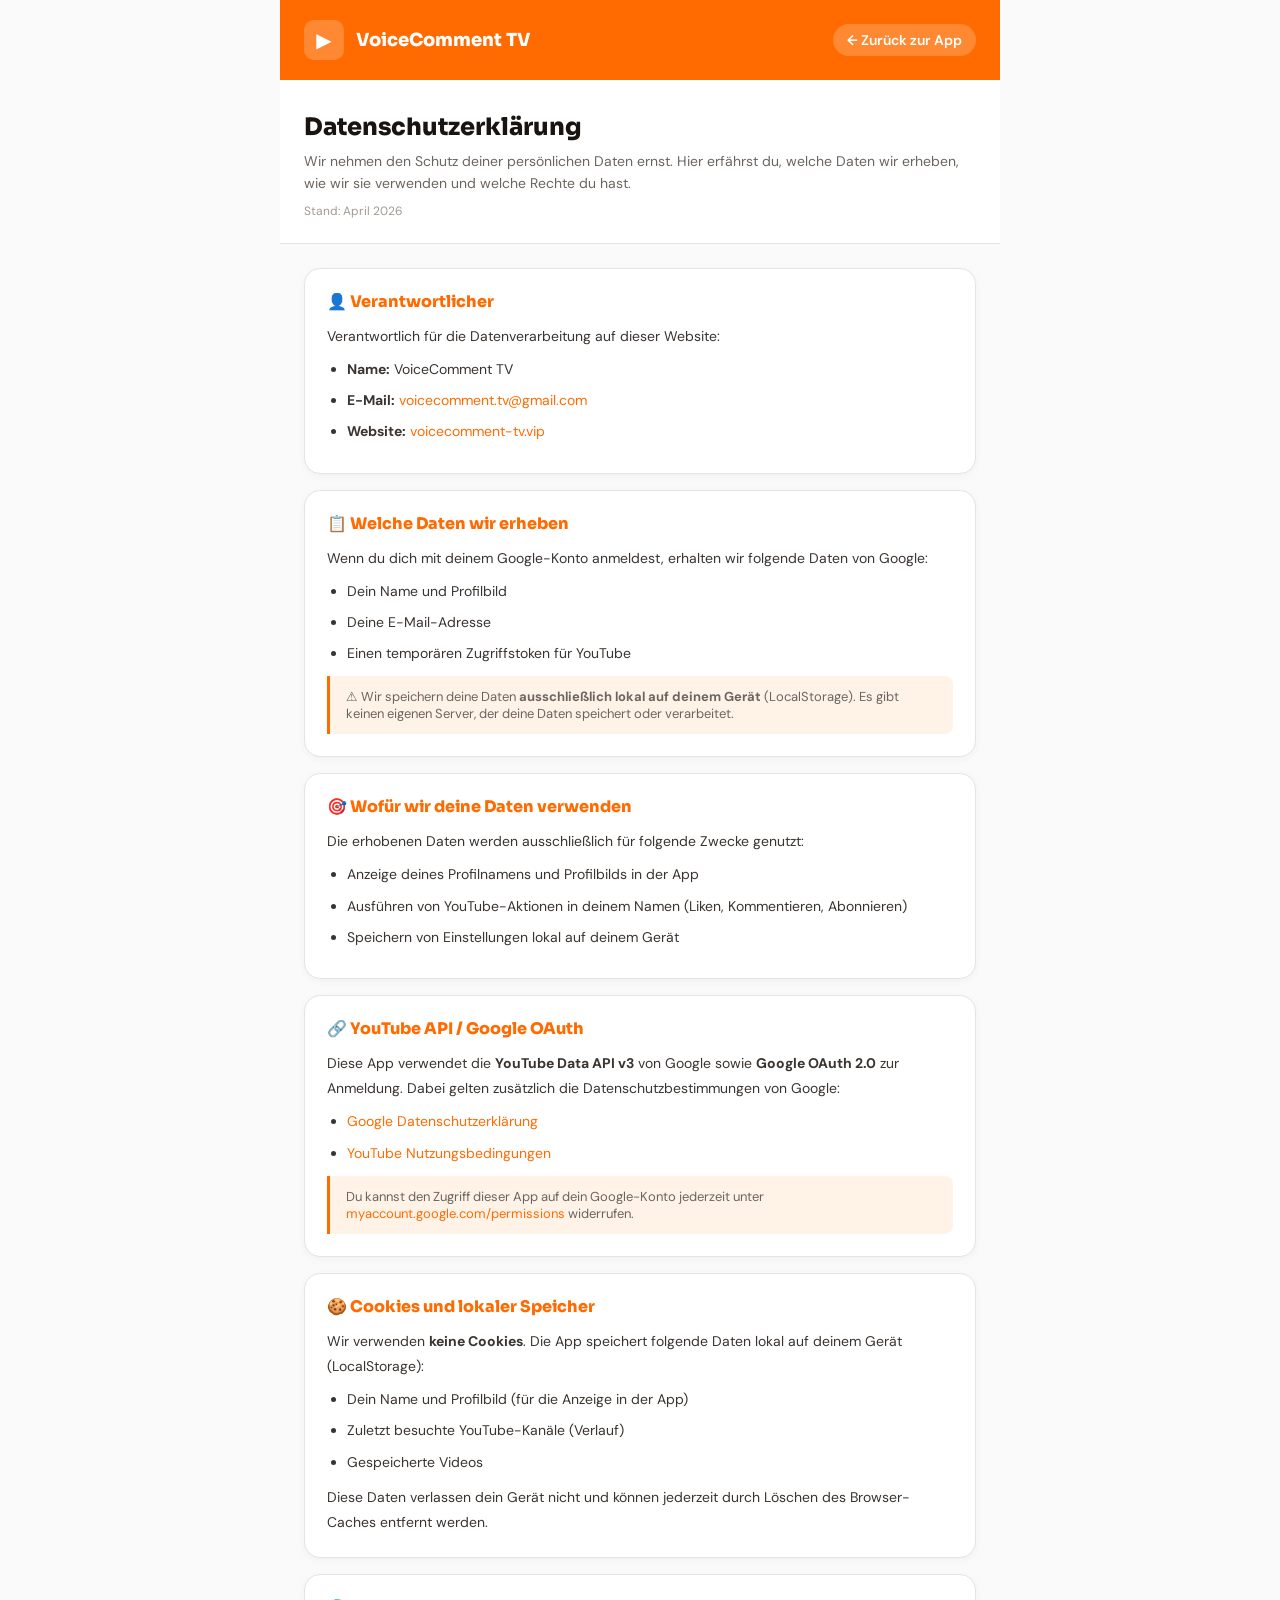
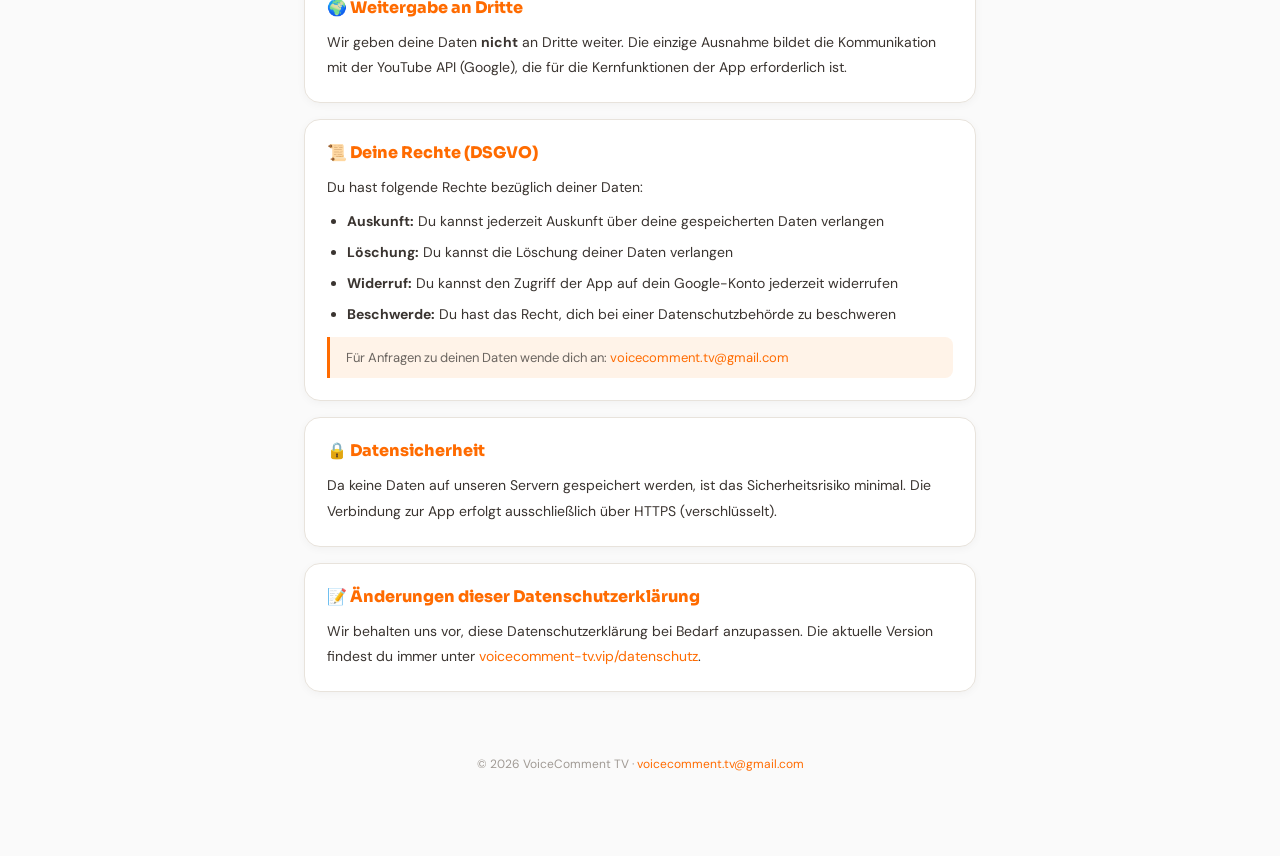
<file: datenschutz.html>
<!DOCTYPE html>
<html lang="de">
<head>
<meta charset="UTF-8"/>
<meta name="viewport" content="width=device-width,initial-scale=1.0"/>
<meta name="theme-color" content="#FF6B00"/>
<title>Datenschutzerklärung – VoiceComment TV</title>
<link href="https://fonts.googleapis.com/css2?family=DM+Sans:wght@400;600;700&family=Sora:wght@800&display=swap" rel="stylesheet"/>
<style>
*{box-sizing:border-box;margin:0;padding:0}
body{font-family:'DM Sans',system-ui,sans-serif;background:#FAFAFA;color:#1A1410;max-width:720px;margin:0 auto;padding:0 0 60px}
header{background:#FF6B00;padding:20px 24px;display:flex;align-items:center;gap:12px}
.logo-box{width:40px;height:40px;background:rgba(255,255,255,.2);border-radius:10px;display:flex;align-items:center;justify-content:center;color:#fff;font-size:20px}
.logo-txt{font-family:'Sora',sans-serif;font-size:18px;font-weight:800;color:#fff}
.back-link{margin-left:auto;color:#fff;font-size:14px;font-weight:600;text-decoration:none;background:rgba(255,255,255,.2);padding:7px 14px;border-radius:20px}
.hero{background:#fff;border-bottom:1px solid #E8E3DC;padding:32px 24px 24px}
.hero h1{font-family:'Sora',sans-serif;font-size:24px;font-weight:800;margin-bottom:8px}
.hero p{font-size:14px;color:#6B6560;line-height:1.6}
.hero .date{font-size:12px;color:#A09A94;margin-top:8px}
main{padding:24px}
.card{background:#fff;border:1px solid #E8E3DC;border-radius:16px;padding:22px;margin-bottom:16px;box-shadow:0 2px 8px rgba(0,0,0,.04)}
h2{font-family:'Sora',sans-serif;font-size:16px;font-weight:800;color:#FF6B00;margin-bottom:12px;display:flex;align-items:center;gap:8px}
p,li{font-size:14px;line-height:1.8;color:#3A3430}
ul{padding-left:20px;margin-top:8px}
li{margin-bottom:6px}
a{color:#FF6B00;text-decoration:none}
a:hover{text-decoration:underline}
.highlight{background:#FFF3E8;border-left:3px solid #FF6B00;padding:12px 16px;border-radius:0 8px 8px 0;margin-top:10px;font-size:13px;color:#6B6560}
footer{text-align:center;padding:24px;font-size:12px;color:#A09A94}
</style>
</head>
<body>

<header>
  <div class="logo-box">▶</div>
  <span class="logo-txt">VoiceComment TV</span>
  <a class="back-link" href="/index.html">← Zurück zur App</a>
</header>

<div class="hero">
  <h1>Datenschutzerklärung</h1>
  <p>Wir nehmen den Schutz deiner persönlichen Daten ernst. Hier erfährst du, welche Daten wir erheben, wie wir sie verwenden und welche Rechte du hast.</p>
  <div class="date">Stand: April 2026</div>
</div>

<main>

  <div class="card">
    <h2>👤 Verantwortlicher</h2>
    <p>Verantwortlich für die Datenverarbeitung auf dieser Website:</p>
    <ul>
      <li><strong>Name:</strong> VoiceComment TV</li>
      <li><strong>E-Mail:</strong> <a href="mailto:voicecomment.tv@gmail.com">voicecomment.tv@gmail.com</a></li>
      <li><strong>Website:</strong> <a href="https://voicecomment-tv.vip">voicecomment-tv.vip</a></li>
    </ul>
  </div>

  <div class="card">
    <h2>📋 Welche Daten wir erheben</h2>
    <p>Wenn du dich mit deinem Google-Konto anmeldest, erhalten wir folgende Daten von Google:</p>
    <ul>
      <li>Dein Name und Profilbild</li>
      <li>Deine E-Mail-Adresse</li>
      <li>Einen temporären Zugriffstoken für YouTube</li>
    </ul>
    <div class="highlight">
      ⚠️ Wir speichern deine Daten <strong>ausschließlich lokal auf deinem Gerät</strong> (LocalStorage). Es gibt keinen eigenen Server, der deine Daten speichert oder verarbeitet.
    </div>
  </div>

  <div class="card">
    <h2>🎯 Wofür wir deine Daten verwenden</h2>
    <p>Die erhobenen Daten werden ausschließlich für folgende Zwecke genutzt:</p>
    <ul>
      <li>Anzeige deines Profilnamens und Profilbilds in der App</li>
      <li>Ausführen von YouTube-Aktionen in deinem Namen (Liken, Kommentieren, Abonnieren)</li>
      <li>Speichern von Einstellungen lokal auf deinem Gerät</li>
    </ul>
  </div>

  <div class="card">
    <h2>🔗 YouTube API / Google OAuth</h2>
    <p>Diese App verwendet die <strong>YouTube Data API v3</strong> von Google sowie <strong>Google OAuth 2.0</strong> zur Anmeldung. Dabei gelten zusätzlich die Datenschutzbestimmungen von Google:</p>
    <ul>
      <li><a href="https://policies.google.com/privacy" target="_blank">Google Datenschutzerklärung</a></li>
      <li><a href="https://www.youtube.com/t/terms" target="_blank">YouTube Nutzungsbedingungen</a></li>
    </ul>
    <div class="highlight">
      Du kannst den Zugriff dieser App auf dein Google-Konto jederzeit unter <a href="https://myaccount.google.com/permissions" target="_blank">myaccount.google.com/permissions</a> widerrufen.
    </div>
  </div>

  <div class="card">
    <h2>🍪 Cookies und lokaler Speicher</h2>
    <p>Wir verwenden <strong>keine Cookies</strong>. Die App speichert folgende Daten lokal auf deinem Gerät (LocalStorage):</p>
    <ul>
      <li>Dein Name und Profilbild (für die Anzeige in der App)</li>
      <li>Zuletzt besuchte YouTube-Kanäle (Verlauf)</li>
      <li>Gespeicherte Videos</li>
    </ul>
    <p style="margin-top:10px">Diese Daten verlassen dein Gerät nicht und können jederzeit durch Löschen des Browser-Caches entfernt werden.</p>
  </div>

  <div class="card">
    <h2>🌍 Weitergabe an Dritte</h2>
    <p>Wir geben deine Daten <strong>nicht</strong> an Dritte weiter. Die einzige Ausnahme bildet die Kommunikation mit der YouTube API (Google), die für die Kernfunktionen der App erforderlich ist.</p>
  </div>

  <div class="card">
    <h2>📜 Deine Rechte (DSGVO)</h2>
    <p>Du hast folgende Rechte bezüglich deiner Daten:</p>
    <ul>
      <li><strong>Auskunft:</strong> Du kannst jederzeit Auskunft über deine gespeicherten Daten verlangen</li>
      <li><strong>Löschung:</strong> Du kannst die Löschung deiner Daten verlangen</li>
      <li><strong>Widerruf:</strong> Du kannst den Zugriff der App auf dein Google-Konto jederzeit widerrufen</li>
      <li><strong>Beschwerde:</strong> Du hast das Recht, dich bei einer Datenschutzbehörde zu beschweren</li>
    </ul>
    <div class="highlight">
      Für Anfragen zu deinen Daten wende dich an: <a href="mailto:voicecomment.tv@gmail.com">voicecomment.tv@gmail.com</a>
    </div>
  </div>

  <div class="card">
    <h2>🔒 Datensicherheit</h2>
    <p>Da keine Daten auf unseren Servern gespeichert werden, ist das Sicherheitsrisiko minimal. Die Verbindung zur App erfolgt ausschließlich über HTTPS (verschlüsselt).</p>
  </div>

  <div class="card">
    <h2>📝 Änderungen dieser Datenschutzerklärung</h2>
    <p>Wir behalten uns vor, diese Datenschutzerklärung bei Bedarf anzupassen. Die aktuelle Version findest du immer unter <a href="/datenschutz.html">voicecomment-tv.vip/datenschutz</a>.</p>
  </div>

</main>

<footer>
  © 2026 VoiceComment TV · <a href="mailto:voicecomment.tv@gmail.com">voicecomment.tv@gmail.com</a>
</footer>

</body>
</html>
</file>
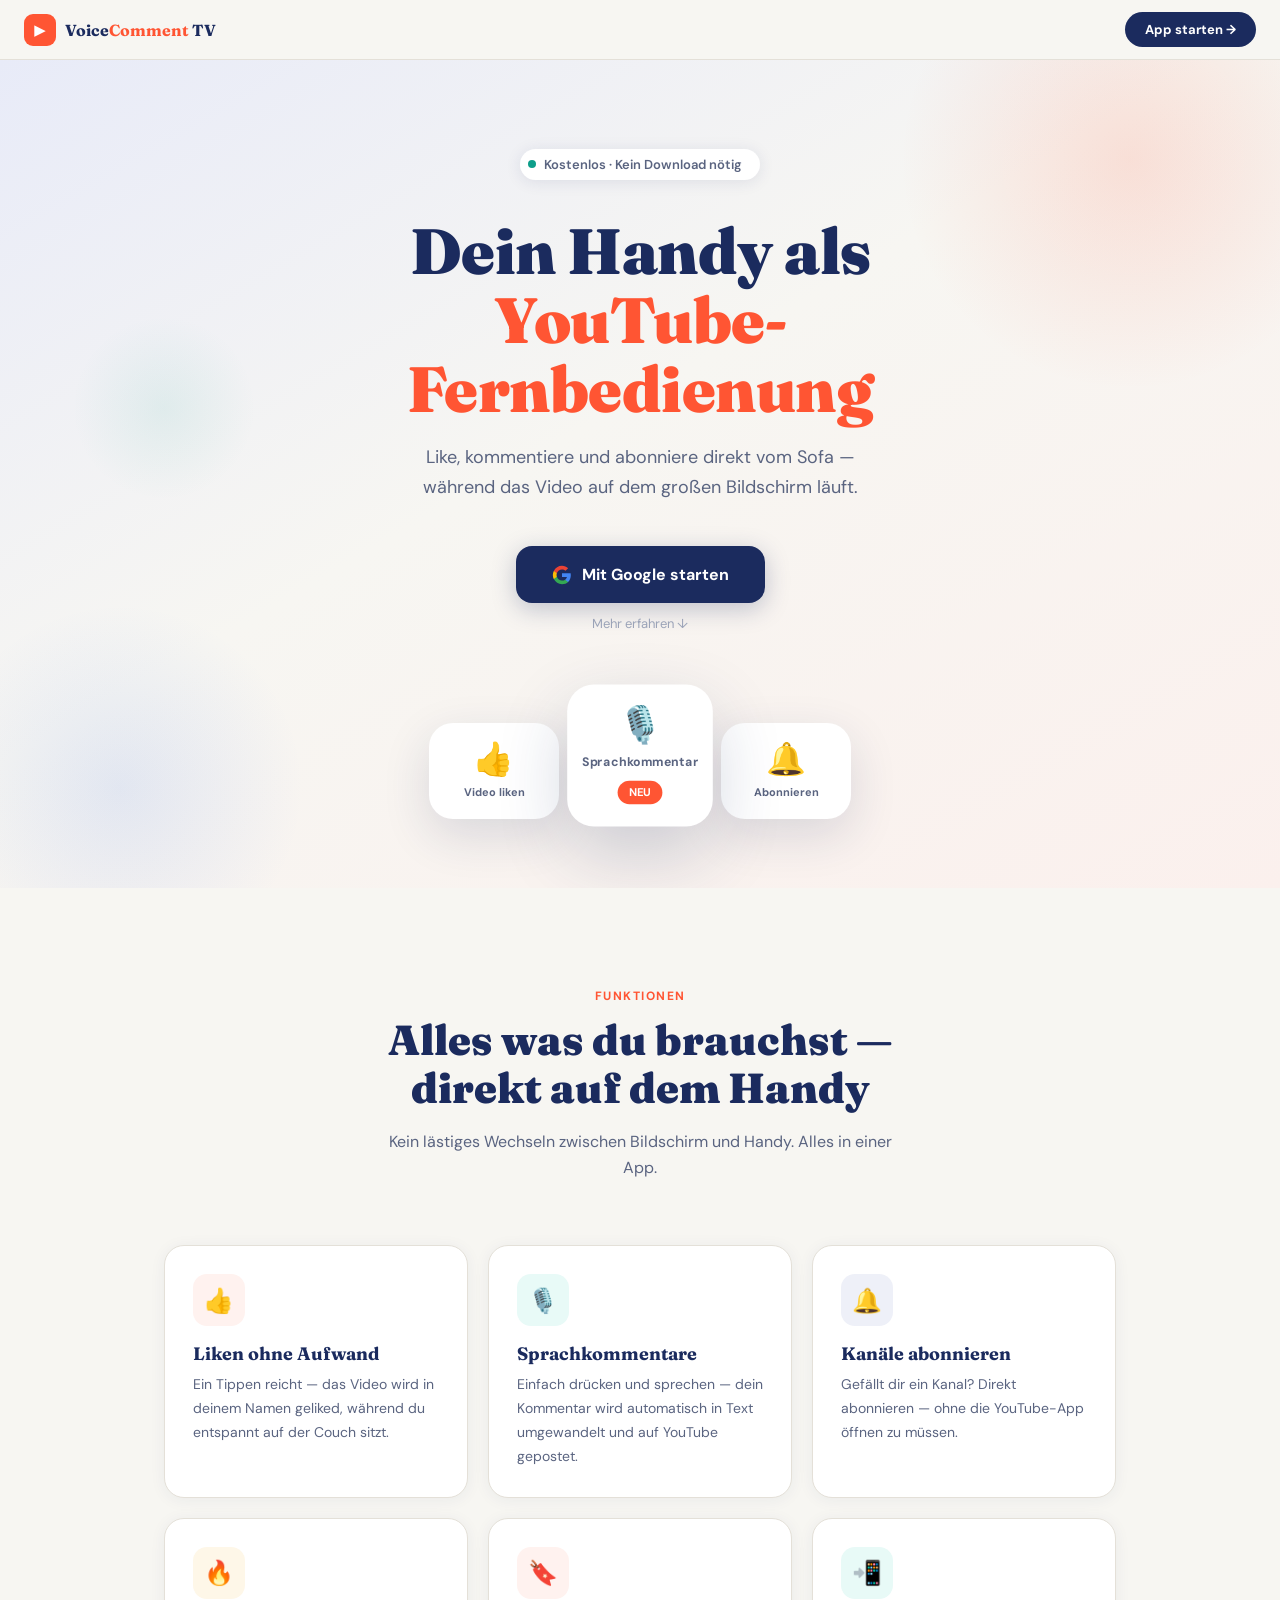
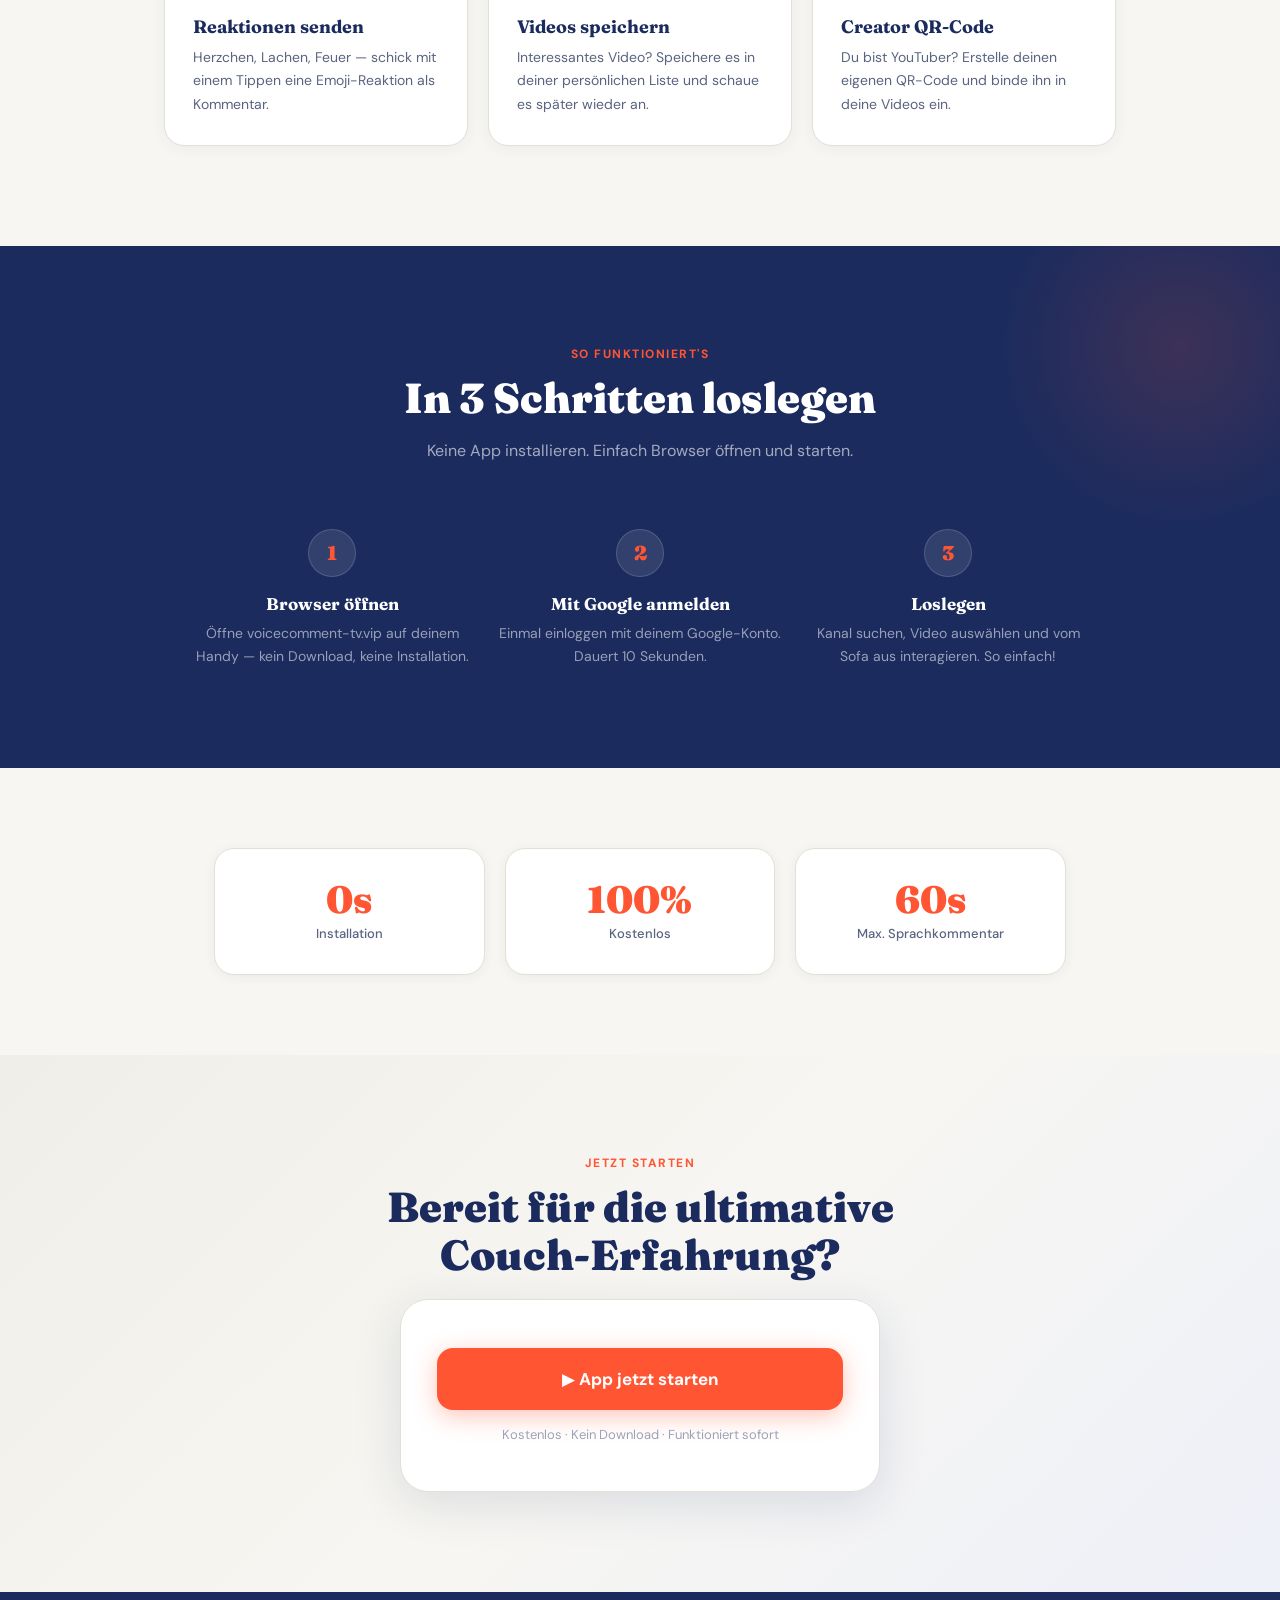
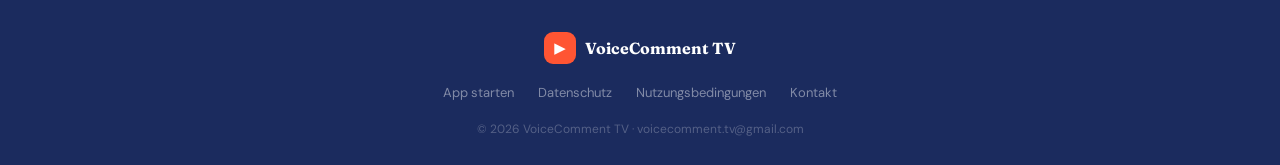
<file: landing.html>
<!DOCTYPE html>
<html lang="de">
<head>
<meta charset="UTF-8"/>
<meta name="viewport" content="width=device-width,initial-scale=1.0"/>
<meta name="theme-color" content="#1B2B5E"/>
<meta name="description" content="VoiceComment TV — Dein Handy als YouTube-Fernbedienung. Liken, kommentieren und abonnieren direkt vom Sofa."/>
<meta property="og:title" content="VoiceComment TV — YouTube-Fernbedienung"/>
<meta property="og:description" content="Like, kommentiere und abonniere direkt vom Sofa — ganz ohne TV-Fernbedienung."/>
<meta property="og:type" content="website"/>
<meta property="og:url" content="https://voicecomment-tv.vip"/>
<link rel="manifest" href="/manifest.json"/>
<title>VoiceComment TV — Dein Handy als YouTube-Fernbedienung</title>
<link href="https://fonts.googleapis.com/css2?family=Fraunces:wght@700;900&family=DM+Sans:opsz,wght@9..40,400;9..40,500;9..40,600;9..40,700&display=swap" rel="stylesheet"/>
<style>
*{box-sizing:border-box;margin:0;padding:0}
:root{
  --navy:#1B2B5E;
  --coral:#FF5533;
  --teal:#0D9E8A;
  --amber:#E8A838;
  --bg:#F7F6F2;
  --white:#FFFFFF;
  --border:#E4E0D8;
  --text:#1B2B5E;
  --text2:#5A6480;
  --text3:#9BA3B8;
}
body{font-family:'DM Sans',system-ui,sans-serif;background:var(--bg);color:var(--text);overflow-x:hidden}

/* NAV */
nav{
  position:sticky;top:0;z-index:100;
  background:rgba(247,246,242,.92);backdrop-filter:blur(16px);
  border-bottom:1px solid var(--border);
  padding:0 24px;height:60px;display:flex;align-items:center;justify-content:space-between;
}
.nav-logo{display:flex;align-items:center;gap:9px}
.nav-logo-icon{width:32px;height:32px;background:var(--coral);border-radius:9px;display:flex;align-items:center;justify-content:center;color:#fff;font-size:15px}
.nav-logo-txt{font-family:'Fraunces',serif;font-size:16px;font-weight:700;color:var(--navy)}
.nav-logo-txt span{color:var(--coral)}
.nav-cta{background:var(--navy);color:#fff;border:none;border-radius:24px;padding:9px 20px;font-family:inherit;font-size:13px;font-weight:700;cursor:pointer;text-decoration:none;transition:opacity .2s}
.nav-cta:hover{opacity:.85}

/* HERO */
.hero{
  min-height:92vh;display:flex;align-items:center;justify-content:center;
  padding:80px 24px 60px;text-align:center;position:relative;overflow:hidden;
  background:linear-gradient(150deg,#E8EBF8 0%,#F7F6F2 45%,#FBF0ED 100%);
}
.hero-orb1{position:absolute;top:-150px;right:-100px;width:500px;height:500px;border-radius:50%;background:radial-gradient(circle,rgba(255,85,51,.14) 0%,transparent 65%);pointer-events:none}
.hero-orb2{position:absolute;bottom:-100px;left:-80px;width:400px;height:400px;border-radius:50%;background:radial-gradient(circle,rgba(37,99,235,.10) 0%,transparent 65%);pointer-events:none}
.hero-orb3{position:absolute;top:30%;left:5%;width:200px;height:200px;border-radius:50%;background:radial-gradient(circle,rgba(13,158,138,.08) 0%,transparent 65%);pointer-events:none}

.hero-content{position:relative;max-width:600px;margin:0 auto}
.hero-badge{
  display:inline-flex;align-items:center;gap:8px;
  background:var(--white);border-radius:40px;padding:7px 18px 7px 8px;
  box-shadow:0 2px 16px rgba(27,43,94,.10);margin-bottom:36px;
}
.hero-badge-dot{width:8px;height:8px;background:var(--teal);border-radius:50%;animation:blink 2s infinite}
.hero-badge-txt{font-size:13px;font-weight:600;color:var(--text2)}
@keyframes blink{0%,100%{opacity:1}50%{opacity:.4}}

.hero h1{
  font-family:'Fraunces',serif;font-size:clamp(38px,9vw,64px);font-weight:900;
  line-height:1.08;color:var(--navy);margin-bottom:20px;letter-spacing:-.5px;
}
.hero h1 em{color:var(--coral);font-style:normal;display:block}
.hero-sub{font-size:18px;color:var(--text2);line-height:1.65;margin-bottom:44px;max-width:480px;margin-left:auto;margin-right:auto}

.hero-btns{display:flex;flex-direction:column;align-items:center;gap:12px}
.btn-primary{
  display:inline-flex;align-items:center;gap:10px;
  background:var(--navy);color:#fff;border:none;border-radius:16px;
  padding:18px 36px;font-family:inherit;font-size:16px;font-weight:700;
  cursor:pointer;text-decoration:none;transition:all .2s;
  box-shadow:0 6px 24px rgba(27,43,94,.25);
}
.btn-primary:hover{transform:translateY(-2px);box-shadow:0 10px 32px rgba(27,43,94,.30)}
.btn-primary:active{transform:translateY(0)}
.btn-secondary{font-size:13px;color:var(--text3);text-decoration:none}

.hero-phones{
  margin-top:60px;display:flex;justify-content:center;align-items:flex-end;gap:16px;
  position:relative;
}
.phone-card{
  background:var(--white);border-radius:24px;padding:20px 16px;
  box-shadow:0 16px 48px rgba(27,43,94,.14);
  display:flex;flex-direction:column;align-items:center;gap:10px;
  width:130px;
}
.phone-card.center{transform:scale(1.12);box-shadow:0 24px 64px rgba(27,43,94,.20);z-index:2}
.phone-emoji{font-size:32px;line-height:1}
.phone-label{font-size:11px;font-weight:700;color:var(--text2);text-align:center}
.phone-badge{background:var(--coral);color:#fff;border-radius:12px;padding:4px 10px;font-size:10px;font-weight:700}

/* FEATURES */
.features{padding:100px 24px;max-width:1000px;margin:0 auto}
.section-label{font-size:12px;font-weight:700;color:var(--coral);text-transform:uppercase;letter-spacing:1.5px;margin-bottom:12px;text-align:center}
.section-title{font-family:'Fraunces',serif;font-size:clamp(28px,5vw,42px);font-weight:900;color:var(--navy);text-align:center;margin-bottom:16px;line-height:1.15}
.section-sub{font-size:16px;color:var(--text2);text-align:center;max-width:520px;margin:0 auto 64px;line-height:1.65}

.feat-grid{display:grid;grid-template-columns:repeat(auto-fit,minmax(280px,1fr));gap:20px}
.feat-card{
  background:var(--white);border-radius:20px;padding:28px;
  border:1px solid var(--border);
  box-shadow:0 2px 16px rgba(27,43,94,.06);
  transition:all .3s;
}
.feat-card:hover{transform:translateY(-4px);box-shadow:0 12px 36px rgba(27,43,94,.12)}
.feat-icon{width:52px;height:52px;border-radius:14px;display:flex;align-items:center;justify-content:center;font-size:24px;margin-bottom:16px}
.feat-icon.coral{background:#FFF2EF}
.feat-icon.teal{background:#E8FAF7}
.feat-icon.navy{background:#EEF0F8}
.feat-icon.amber{background:#FEF7E8}
.feat-title{font-family:'Fraunces',serif;font-size:18px;font-weight:700;color:var(--navy);margin-bottom:8px}
.feat-desc{font-size:14px;color:var(--text2);line-height:1.7}

/* HOW IT WORKS */
.how{
  background:var(--navy);padding:100px 24px;
  position:relative;overflow:hidden;
}
.how::before{content:'';position:absolute;top:-100px;right:-100px;width:400px;height:400px;border-radius:50%;background:radial-gradient(circle,rgba(255,85,51,.15) 0%,transparent 65%)}
.how-inner{max-width:900px;margin:0 auto;position:relative}
.how .section-label{color:var(--coral)}
.how .section-title{color:#fff}
.how .section-sub{color:rgba(255,255,255,.6)}
.steps{display:grid;grid-template-columns:repeat(auto-fit,minmax(220px,1fr));gap:24px;margin-top:64px}
.step{text-align:center}
.step-num{
  width:48px;height:48px;border-radius:50%;
  background:rgba(255,255,255,.1);border:1px solid rgba(255,255,255,.15);
  display:flex;align-items:center;justify-content:center;
  font-family:'Fraunces',serif;font-size:20px;font-weight:900;color:var(--coral);
  margin:0 auto 16px;
}
.step-title{font-family:'Fraunces',serif;font-size:17px;font-weight:700;color:#fff;margin-bottom:8px}
.step-desc{font-size:14px;color:rgba(255,255,255,.55);line-height:1.65}

/* STATS */
.stats{padding:80px 24px;max-width:900px;margin:0 auto}
.stats-grid{display:grid;grid-template-columns:repeat(3,1fr);gap:20px;text-align:center}
.stat-card{background:var(--white);border-radius:20px;padding:32px 20px;border:1px solid var(--border);box-shadow:0 2px 12px rgba(27,43,94,.06)}
.stat-num{font-family:'Fraunces',serif;font-size:38px;font-weight:900;color:var(--coral);margin-bottom:6px;line-height:1}
.stat-label{font-size:13px;color:var(--text2);font-weight:500}

/* CTA */
.cta-section{
  padding:100px 24px;text-align:center;
  background:linear-gradient(135deg,#F0EEE8 0%,#F7F6F2 50%,#EEF0F8 100%);
}
.cta-section .section-title{margin-bottom:20px}
.cta-section .section-sub{margin-bottom:44px}
.cta-card{
  background:var(--white);border-radius:28px;padding:48px 36px;
  max-width:480px;margin:0 auto;
  box-shadow:0 12px 48px rgba(27,43,94,.12);
  border:1px solid var(--border);
}
.cta-big-btn{
  display:flex;align-items:center;justify-content:center;gap:12px;width:100%;
  background:var(--coral);color:#fff;border:none;border-radius:16px;
  padding:20px;font-family:inherit;font-size:17px;font-weight:700;
  cursor:pointer;text-decoration:none;transition:all .2s;margin-bottom:16px;
  box-shadow:0 6px 24px rgba(255,85,51,.35);
}
.cta-big-btn:hover{transform:translateY(-2px);box-shadow:0 10px 32px rgba(255,85,51,.40)}
.cta-note{font-size:13px;color:var(--text3)}

/* FOOTER */
footer{background:var(--navy);padding:40px 24px 28px;text-align:center}
.footer-logo{display:flex;align-items:center;justify-content:center;gap:9px;margin-bottom:20px}
.footer-logo-icon{width:32px;height:32px;background:var(--coral);border-radius:9px;display:flex;align-items:center;justify-content:center;color:#fff;font-size:15px}
.footer-links-row{display:flex;justify-content:center;gap:24px;margin-bottom:20px;flex-wrap:wrap}
.footer-links-row a{color:rgba(255,255,255,.45);text-decoration:none;font-size:13px;transition:color .2s}
.footer-links-row a:hover{color:#fff}
.footer-copy{font-size:12px;color:rgba(255,255,255,.25)}

@media(max-width:500px){
  .stats-grid{grid-template-columns:repeat(3,1fr)}
  .stat-num{font-size:26px}
  .cta-card{padding:32px 20px}
  .phone-card{width:100px;padding:14px 10px}
  .phone-emoji{font-size:24px}
}
</style>
</head>
<body>

<nav>
  <div class="nav-logo">
    <div class="nav-logo-icon">▶</div>
    <span class="nav-logo-txt">Voice<span>Comment</span> TV</span>
  </div>
  <a class="nav-cta" href="/index.html">App starten →</a>
</nav>

<!-- HERO -->
<section class="hero">
  <div class="hero-orb1"></div>
  <div class="hero-orb2"></div>
  <div class="hero-orb3"></div>
  <div class="hero-content">
    <div class="hero-badge">
      <div class="hero-badge-dot"></div>
      <span class="hero-badge-txt">Kostenlos · Kein Download nötig</span>
    </div>
    <h1>Dein Handy als<em>YouTube-Fernbedienung</em></h1>
    <p class="hero-sub">Like, kommentiere und abonniere direkt vom Sofa — während das Video auf dem großen Bildschirm läuft.</p>
    <div class="hero-btns">
      <a class="btn-primary" href="/index.html">
        <svg width="20" height="20" viewBox="0 0 24 24"><path fill="#4285F4" d="M22.56 12.25c0-.78-.07-1.53-.2-2.25H12v4.26h5.92c-.26 1.37-1.04 2.53-2.21 3.31v2.77h3.57c2.08-1.92 3.28-4.74 3.28-8.09z"/><path fill="#34A853" d="M12 23c2.97 0 5.46-.98 7.28-2.66l-3.57-2.77c-.98.66-2.23 1.06-3.71 1.06-2.86 0-5.29-1.93-6.16-4.53H2.18v2.84C3.99 20.53 7.7 23 12 23z"/><path fill="#FBBC05" d="M5.84 14.09c-.22-.66-.35-1.36-.35-2.09s.13-1.43.35-2.09V7.07H2.18C1.43 8.55 1 10.22 1 12s.43 3.45 1.18 4.93l2.85-2.22.81-.62z"/><path fill="#EA4335" d="M12 5.38c1.62 0 3.06.56 4.21 1.64l3.15-3.15C17.45 2.09 14.97 1 12 1 7.7 1 3.99 3.47 2.18 7.07l3.66 2.84c.87-2.6 3.3-4.53 6.16-4.53z"/></svg>
        Mit Google starten
      </a>
      <a class="btn-secondary" href="#features">Mehr erfahren ↓</a>
    </div>

    <div class="hero-phones">
      <div class="phone-card">
        <div class="phone-emoji">👍</div>
        <div class="phone-label">Video liken</div>
      </div>
      <div class="phone-card center">
        <div class="phone-emoji">🎙️</div>
        <div class="phone-label">Sprachkommentar</div>
        <div class="phone-badge">NEU</div>
      </div>
      <div class="phone-card">
        <div class="phone-emoji">🔔</div>
        <div class="phone-label">Abonnieren</div>
      </div>
    </div>
  </div>
</section>

<!-- FEATURES -->
<section class="features" id="features">
  <div class="section-label">Funktionen</div>
  <h2 class="section-title">Alles was du brauchst —<br>direkt auf dem Handy</h2>
  <p class="section-sub">Kein lästiges Wechseln zwischen Bildschirm und Handy. Alles in einer App.</p>

  <div class="feat-grid">
    <div class="feat-card">
      <div class="feat-icon coral">👍</div>
      <div class="feat-title">Liken ohne Aufwand</div>
      <p class="feat-desc">Ein Tippen reicht — das Video wird in deinem Namen geliked, während du entspannt auf der Couch sitzt.</p>
    </div>
    <div class="feat-card">
      <div class="feat-icon teal">🎙️</div>
      <div class="feat-title">Sprachkommentare</div>
      <p class="feat-desc">Einfach drücken und sprechen — dein Kommentar wird automatisch in Text umgewandelt und auf YouTube gepostet.</p>
    </div>
    <div class="feat-card">
      <div class="feat-icon navy">🔔</div>
      <div class="feat-title">Kanäle abonnieren</div>
      <p class="feat-desc">Gefällt dir ein Kanal? Direkt abonnieren — ohne die YouTube-App öffnen zu müssen.</p>
    </div>
    <div class="feat-card">
      <div class="feat-icon amber">🔥</div>
      <div class="feat-title">Reaktionen senden</div>
      <p class="feat-desc">Herzchen, Lachen, Feuer — schick mit einem Tippen eine Emoji-Reaktion als Kommentar.</p>
    </div>
    <div class="feat-card">
      <div class="feat-icon coral">🔖</div>
      <div class="feat-title">Videos speichern</div>
      <p class="feat-desc">Interessantes Video? Speichere es in deiner persönlichen Liste und schaue es später wieder an.</p>
    </div>
    <div class="feat-card">
      <div class="feat-icon teal">📲</div>
      <div class="feat-title">Creator QR-Code</div>
      <p class="feat-desc">Du bist YouTuber? Erstelle deinen eigenen QR-Code und binde ihn in deine Videos ein.</p>
    </div>
  </div>
</section>

<!-- HOW IT WORKS -->
<section class="how">
  <div class="how-inner">
    <div class="section-label">So funktioniert's</div>
    <h2 class="section-title">In 3 Schritten loslegen</h2>
    <p class="section-sub">Keine App installieren. Einfach Browser öffnen und starten.</p>
    <div class="steps">
      <div class="step">
        <div class="step-num">1</div>
        <div class="step-title">Browser öffnen</div>
        <p class="step-desc">Öffne voicecomment-tv.vip auf deinem Handy — kein Download, keine Installation.</p>
      </div>
      <div class="step">
        <div class="step-num">2</div>
        <div class="step-title">Mit Google anmelden</div>
        <p class="step-desc">Einmal einloggen mit deinem Google-Konto. Dauert 10 Sekunden.</p>
      </div>
      <div class="step">
        <div class="step-num">3</div>
        <div class="step-title">Loslegen</div>
        <p class="step-desc">Kanal suchen, Video auswählen und vom Sofa aus interagieren. So einfach!</p>
      </div>
    </div>
  </div>
</section>

<!-- STATS -->
<section class="stats">
  <div class="stats-grid">
    <div class="stat-card">
      <div class="stat-num">0s</div>
      <div class="stat-label">Installation</div>
    </div>
    <div class="stat-card">
      <div class="stat-num">100%</div>
      <div class="stat-label">Kostenlos</div>
    </div>
    <div class="stat-card">
      <div class="stat-num">60s</div>
      <div class="stat-label">Max. Sprachkommentar</div>
    </div>
  </div>
</section>

<!-- CTA -->
<section class="cta-section">
  <div class="section-label">Jetzt starten</div>
  <h2 class="section-title">Bereit für die ultimative<br>Couch-Erfahrung?</h2>
  <div class="cta-card">
    <a class="cta-big-btn" href="/index.html">
      ▶ App jetzt starten
    </a>
    <p class="cta-note">Kostenlos · Kein Download · Funktioniert sofort</p>
  </div>
</section>

<footer>
  <div class="footer-logo">
    <div class="footer-logo-icon">▶</div>
    <span style="font-family:'Fraunces',serif;font-size:16px;font-weight:700;color:#fff">VoiceComment TV</span>
  </div>
  <div class="footer-links-row">
    <a href="/index.html">App starten</a>
    <a href="/datenschutz.html">Datenschutz</a>
    <a href="/datenschutz.html">Nutzungsbedingungen</a>
    <a href="mailto:voicecomment.tv@gmail.com">Kontakt</a>
  </div>
  <p class="footer-copy">© 2026 VoiceComment TV · voicecomment.tv@gmail.com</p>
</footer>

</body>
</html>
</file>
